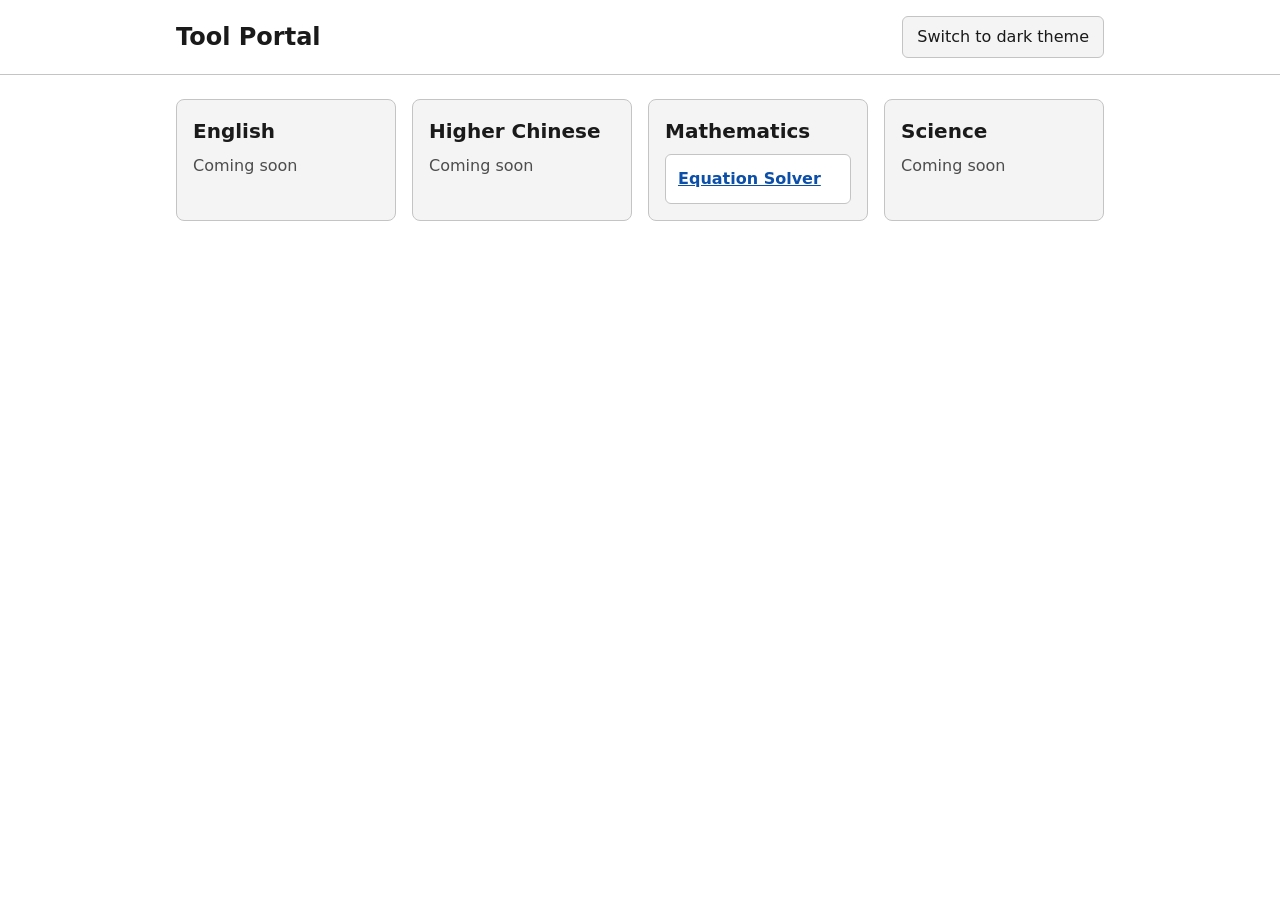
<file: index.html>
<!DOCTYPE html>
<html lang="en">
<head>
  <meta charset="utf-8">
  <meta name="viewport" content="width=device-width, initial-scale=1">
  <title>Tool Portal</title>
  <link rel="stylesheet" href="css/style.css">
  <script src="js/theme.js"></script>
</head>
<body>
  <header class="site-header">
    <div class="container">
      <h1 class="site-title">Tool Portal</h1>
      <button type="button" id="theme-toggle">Switch to dark theme</button>
    </div>
  </header>

  <main class="container">
    <div class="subject-grid">
      <section class="card">
        <h2>English</h2>
        <p>Coming soon</p>
      </section>

      <section class="card">
        <h2>Higher Chinese</h2>
        <p>Coming soon</p>
      </section>

      <section class="card">
        <h2>Mathematics</h2>
        <a class="tool-link" href="tools/equation-solver.html">Equation Solver</a>
      </section>

      <section class="card">
        <h2>Science</h2>
        <p>Coming soon</p>
      </section>
    </div>
  </main>
</body>
</html>
</file>
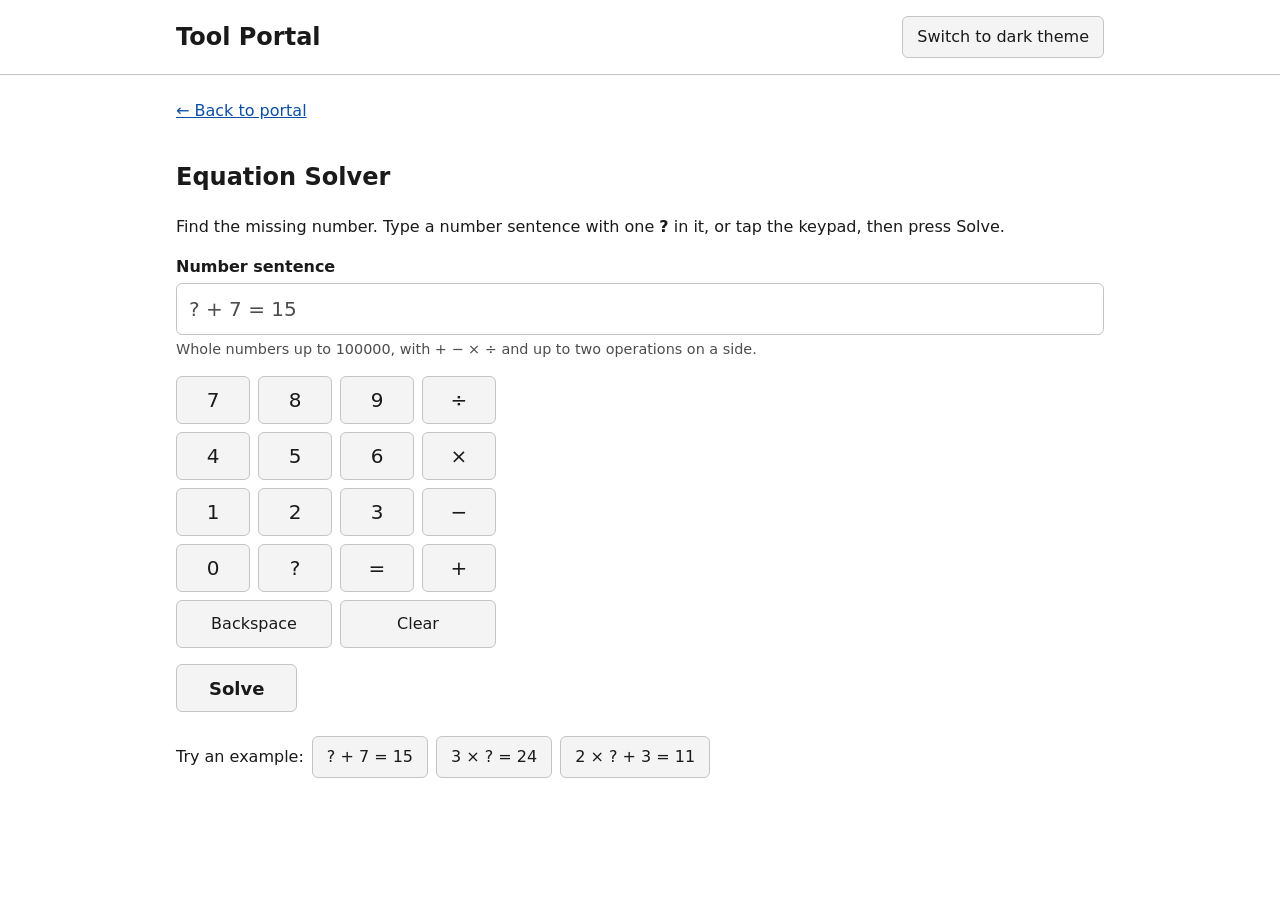
<file: tools/equation-solver.html>
<!DOCTYPE html>
<html lang="en">
<head>
  <meta charset="utf-8">
  <meta name="viewport" content="width=device-width, initial-scale=1">
  <title>Equation Solver — Tool Portal</title>
  <link rel="stylesheet" href="../css/style.css">
  <script src="../js/theme.js"></script>
  <script src="../js/solver.js" defer></script>
  <script src="../js/equation-solver.js" defer></script>
</head>
<body>
  <header class="site-header">
    <div class="container">
      <h1 class="site-title">Tool Portal</h1>
      <button type="button" id="theme-toggle">Switch to dark theme</button>
    </div>
  </header>

  <main class="container">
    <a class="back-link" href="../index.html">← Back to portal</a>
    <h2>Equation Solver</h2>
    <p>Find the missing number. Type a number sentence with one <strong>?</strong> in it, or tap the keypad, then press Solve.</p>

    <form id="solver-form" class="solver" novalidate>
      <label for="sentence">Number sentence</label>
      <input id="sentence" type="text" autocomplete="off" autocapitalize="off" spellcheck="false"
             placeholder="? + 7 = 15" aria-describedby="sentence-hint">
      <p id="sentence-hint" class="hint">Whole numbers up to 100000, with + − × ÷ and up to two operations on a side.</p>

      <div class="keypad" id="keypad">
        <button type="button" data-insert="7">7</button>
        <button type="button" data-insert="8">8</button>
        <button type="button" data-insert="9">9</button>
        <button type="button" data-insert="÷" aria-label="divide">÷</button>

        <button type="button" data-insert="4">4</button>
        <button type="button" data-insert="5">5</button>
        <button type="button" data-insert="6">6</button>
        <button type="button" data-insert="×" aria-label="multiply">×</button>

        <button type="button" data-insert="1">1</button>
        <button type="button" data-insert="2">2</button>
        <button type="button" data-insert="3">3</button>
        <button type="button" data-insert="−" aria-label="minus">−</button>

        <button type="button" data-insert="0">0</button>
        <button type="button" data-insert="?" aria-label="missing number">?</button>
        <button type="button" data-insert="=" aria-label="equals">=</button>
        <button type="button" data-insert="+" aria-label="plus">+</button>

        <button type="button" data-action="backspace" class="wide">Backspace</button>
        <button type="button" data-action="clear" class="wide">Clear</button>
      </div>

      <button type="submit" class="solve-button">Solve</button>
    </form>

    <div class="examples">
      <p>Try an example:</p>
      <button type="button" data-example="? + 7 = 15">? + 7 = 15</button>
      <button type="button" data-example="3 × ? = 24">3 × ? = 24</button>
      <button type="button" data-example="2 × ? + 3 = 11">2 × ? + 3 = 11</button>
    </div>

    <div id="result" class="result" role="status" aria-live="polite"></div>
  </main>
</body>
</html>
</file>
<file: css/style.css>
/* Simple, neutral styling. A real visual design will be chosen later. */

/* Colour values for each theme. Light is the default. */
:root {
  color-scheme: light;
  --bg: #ffffff;
  --text: #1a1a1a;
  --muted: #4d4d4d;
  --surface: #f4f4f4;
  --border: #c4c4c4;
  --link: #0b4fa8;
}

:root[data-theme="dark"] {
  color-scheme: dark;
  --bg: #121212;
  --text: #ececec;
  --muted: #b5b5b5;
  --surface: #1e1e1e;
  --border: #4a4a4a;
  --link: #8ab4f8;
}

* {
  box-sizing: border-box;
}

body {
  margin: 0;
  background: var(--bg);
  color: var(--text);
  font-family: system-ui, -apple-system, "Segoe UI", Roboto, sans-serif;
  font-size: 1rem;
  line-height: 1.5;
}

/* Keeps content centred, with a 16px gutter on small screens. */
.container {
  max-width: 960px;
  margin: 0 auto;
  padding: 0 16px;
}

.site-header {
  border-bottom: 1px solid var(--border);
}

.site-header .container {
  display: flex;
  flex-wrap: wrap;
  align-items: center;
  justify-content: space-between;
  gap: 12px;
  padding-top: 16px;
  padding-bottom: 16px;
}

.site-title {
  margin: 0;
  font-size: 1.5rem;
}

main.container {
  padding-top: 24px;
  padding-bottom: 48px;
}

a {
  color: var(--link);
}

a:focus-visible,
button:focus-visible {
  outline: 3px solid var(--link);
  outline-offset: 2px;
}

button {
  padding: 8px 14px;
  border: 1px solid var(--border);
  border-radius: 6px;
  background: var(--surface);
  color: var(--text);
  font: inherit;
  cursor: pointer;
}

.back-link {
  display: inline-block;
  margin-bottom: 16px;
}

/* One column on phones, more columns as the screen gets wider. */
.subject-grid {
  display: grid;
  grid-template-columns: repeat(auto-fit, minmax(220px, 1fr));
  gap: 16px;
}

.card {
  padding: 16px;
  border: 1px solid var(--border);
  border-radius: 8px;
  background: var(--surface);
}

.card h2 {
  margin: 0 0 8px;
  font-size: 1.25rem;
}

.card p {
  margin: 0;
  color: var(--muted);
}

.tool-link {
  display: block;
  padding: 12px;
  border: 1px solid var(--border);
  border-radius: 6px;
  background: var(--bg);
  font-weight: 600;
}

/* ---- Equation Solver page ---- */

.solver label {
  display: block;
  margin-bottom: 4px;
  font-weight: 600;
}

.solver input {
  width: 100%;
  padding: 10px 12px;
  border: 1px solid var(--border);
  border-radius: 6px;
  background: var(--bg);
  color: var(--text);
  font: inherit;
  font-size: 1.25rem; /* 16px or more stops phones zooming in on focus */
}

.solver input::placeholder {
  color: var(--muted);
  opacity: 1;
}

.hint {
  margin: 4px 0 16px;
  color: var(--muted);
  font-size: 0.9rem;
}

.keypad {
  display: grid;
  grid-template-columns: repeat(4, 1fr);
  gap: 8px;
  max-width: 320px;
  margin-bottom: 16px;
}

.keypad button {
  min-height: 48px;
  font-size: 1.25rem;
}

.keypad .wide {
  grid-column: span 2;
  font-size: 1rem;
}

.solve-button {
  min-height: 48px;
  padding: 8px 32px;
  font-size: 1.125rem;
  font-weight: 600;
}

.examples {
  display: flex;
  flex-wrap: wrap;
  align-items: center;
  gap: 8px;
  margin-top: 24px;
}

.examples p {
  margin: 0;
}

.result {
  margin-top: 24px;
  padding: 16px;
  border: 1px solid var(--border);
  border-radius: 8px;
  background: var(--surface);
}

.result:empty {
  display: none;
}

.result h3 {
  margin: 16px 0 4px;
  font-size: 1.1rem;
}

.result p {
  margin: 0 0 8px;
}

.result ol {
  margin: 0 0 12px;
  padding-left: 24px;
}

.result .answer {
  font-size: 1.5rem;
  font-weight: 700;
}
</file>
